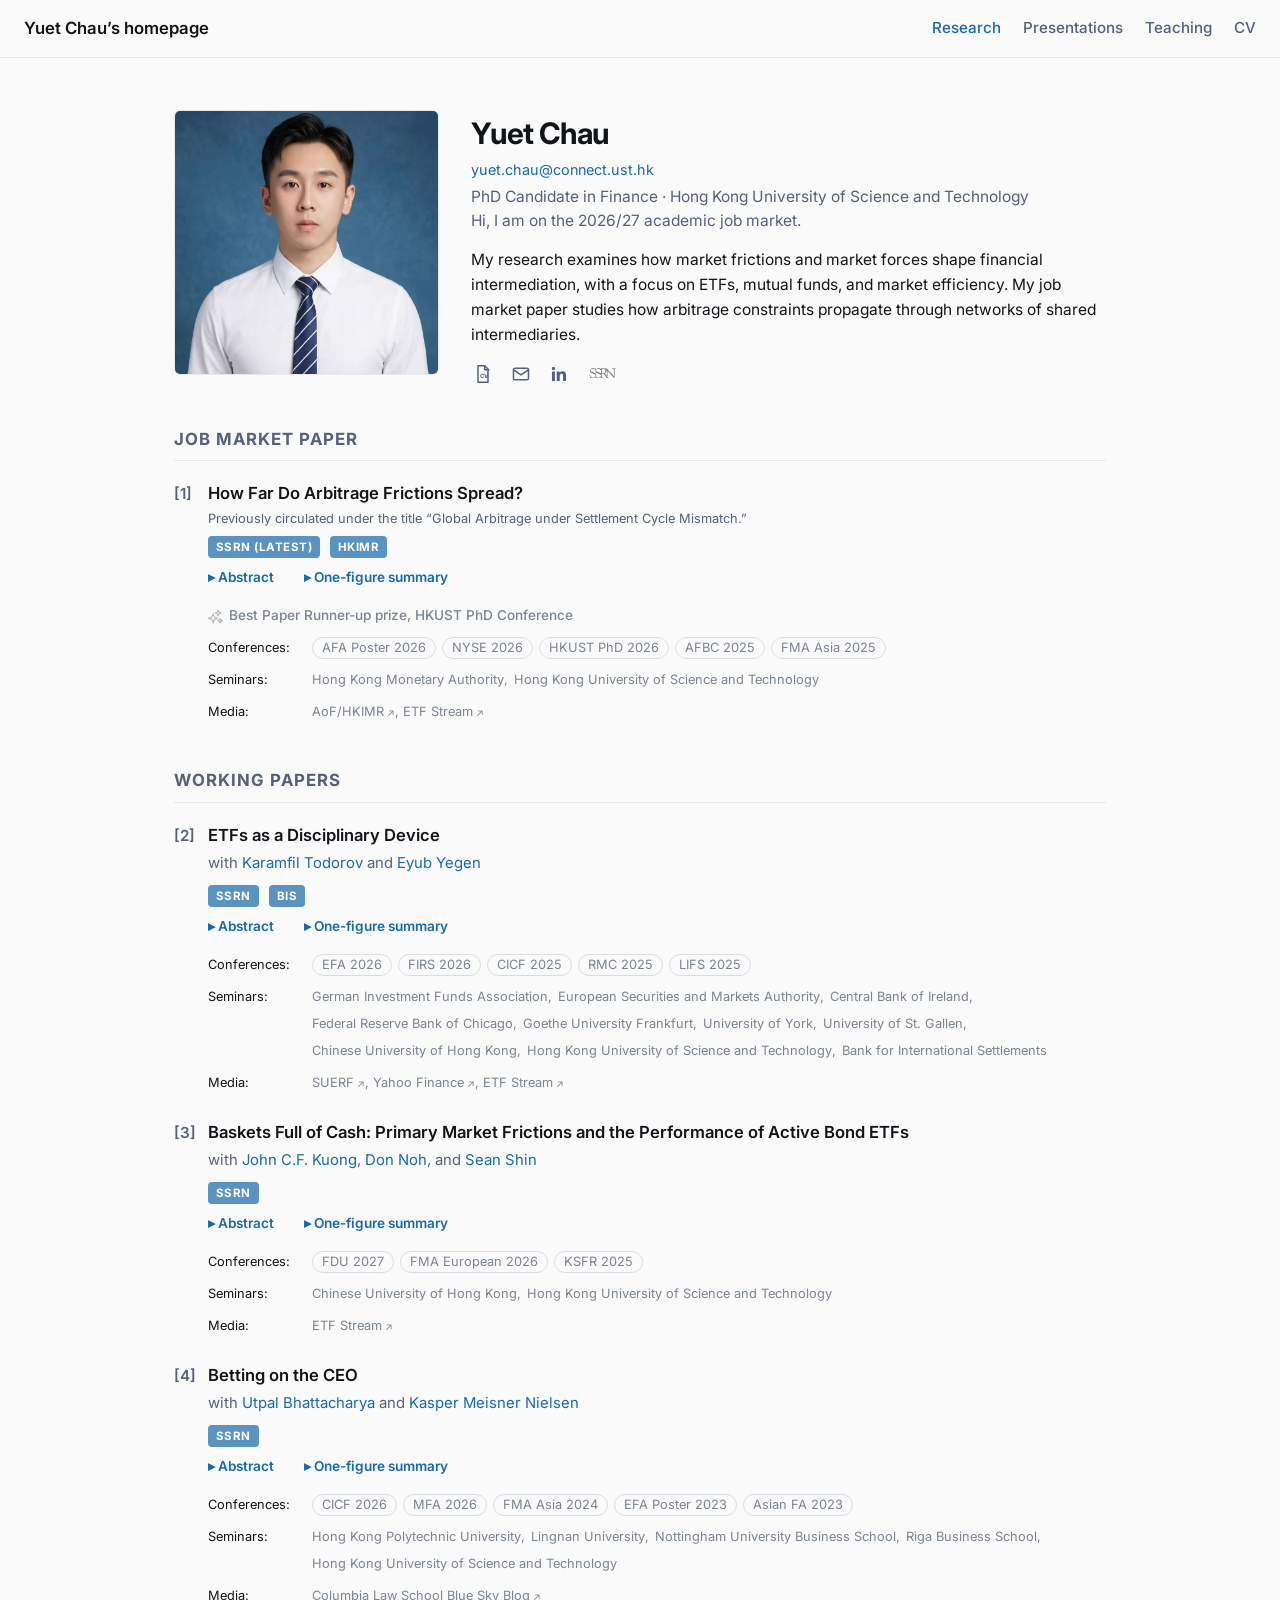
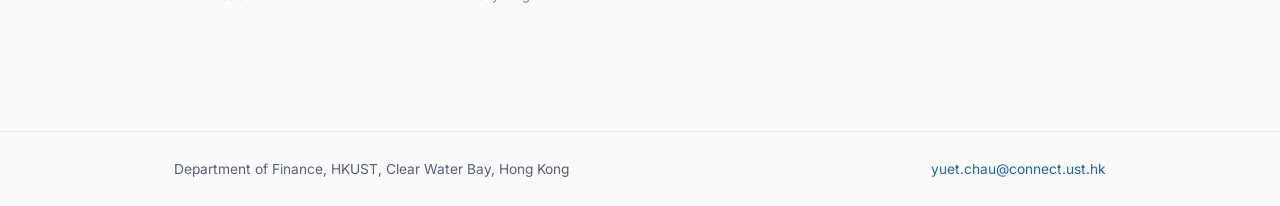
<file: index.html>
<!DOCTYPE html>
<html lang="en">
<head>
  <meta charset="utf-8" />
  <meta name="viewport" content="width=device-width, initial-scale=1.0" />
  <title>Yuet Ning Chau (Yuet Chau) | HKUST Finance</title>
  <meta name="description" content="Yuet Ning Chau (Yuet Chau) is a Finance PhD candidate at HKUST on the 2026/27 academic job market, studying ETFs, intermediaries, and market efficiency." />
  <link rel="preconnect" href="https://fonts.googleapis.com">
  <link rel="preconnect" href="https://fonts.gstatic.com" crossorigin>
  <link href="https://fonts.googleapis.com/css2?family=Inter:wght@300;400;500;600;700&amp;display=swap" rel="stylesheet">
  <link rel="stylesheet" href="style_v6.css?v=20260914-4" />
</head>
<body>

<header class="nav">
  <div class="nav-inner">
    <a href="index.html" class="nav-brand">Yuet Chau&rsquo;s homepage</a>
    <nav class="nav-links">
      <a href="index.html" class="active">Research</a>
      <a href="presentations.html">Presentations</a>
      <a href="teaching.html">Teaching</a>
      <a href="assets/CV_YuetNingChau.pdf" target="_blank" rel="noopener">CV</a>
    </nav>
  </div>
</header>

<main>
  <div class="container">

    <!-- Intro -->
    <div class="intro">
      <img src="assets/photo_long.jpg" alt="Yuet Chau" class="intro-photo" />
      <div class="intro-text">
        <h1>Yuet Chau</h1>
        <p class="intro-email"><a href="mailto:yuet.chau@connect.ust.hk">yuet.chau@connect.ust.hk</a></p>
        <p class="intro-affil">PhD Candidate in Finance &middot; Hong Kong University of Science and Technology<br>
          Hi, I am on the 2026/27 academic job market.</p>
        <p class="intro-bio">My research examines how market frictions and market forces shape
          financial intermediation, with a focus on ETFs, mutual funds, and market efficiency.
          My job market paper studies how arbitrage constraints propagate through networks of
          shared intermediaries.</p>
        <div class="link-row icon-links">
          <a class="icon-link cv-icon" href="assets/CV_YuetNingChau.pdf" target="_blank" rel="noopener" aria-label="Curriculum vitae" title="CV">
            <svg viewBox="0 0 24 24" aria-hidden="true" focusable="false">
              <path d="M6 2h8l4 4v16H6z"></path>
              <path d="M14 2v5h5"></path>
              <text x="8" y="17">CV</text>
            </svg>
          </a>
          <a class="icon-link" href="mailto:yuet.chau@connect.ust.hk" aria-label="Email" title="Email">
            <svg viewBox="0 0 24 24" aria-hidden="true" focusable="false">
              <rect x="3" y="5" width="18" height="14" rx="2"></rect>
              <path d="m3 7 9 6 9-6"></path>
            </svg>
          </a>
          <a class="icon-link linkedin-icon" href="https://www.linkedin.com/in/yuet-ning-chau/" target="_blank" rel="noopener" aria-label="LinkedIn profile" title="LinkedIn">
            <svg viewBox="0 0 24 24" aria-hidden="true" focusable="false">
              <path d="M5.34 7.43a2.06 2.06 0 1 0 0-4.12 2.06 2.06 0 0 0 0 4.12ZM3.56 9h3.56v11.45H3.56V9Zm5.79 0h3.42v1.56h.05c.47-.9 1.63-1.85 3.36-1.85 3.6 0 4.27 2.37 4.27 5.46v6.28h-3.56v-5.57c0-1.33-.03-3.04-1.85-3.04-1.86 0-2.14 1.45-2.14 2.94v5.67H9.35V9Z"></path>
            </svg>
          </a>
          <a class="icon-link ssrn-icon" href="https://papers.ssrn.com/sol3/cf_dev/AbsByAuth.cfm?per_id=4953676" target="_blank" rel="noopener" aria-label="SSRN profile" title="SSRN">
            <img src="assets/ssrn-logo.png" alt="" aria-hidden="true" />
          </a>
        </div>
      </div>
    </div>

    <!-- Job Market Paper -->
    <section>
      <h2>Job Market Paper</h2>

      <div class="paper">
        <span class="num">[1]</span>
        <span class="title">How Far Do Arbitrage Frictions Spread?</span>
        <div class="former-title">Previously circulated under the title &ldquo;Global Arbitrage under Settlement Cycle Mismatch.&rdquo;</div>
        <div class="paper-links">
          <a class="ver" href="https://papers.ssrn.com/sol3/papers.cfm?abstract_id=7453299"
             target="_blank" rel="noopener">SSRN (Latest)</a>
          <a class="ver" href="https://www.aof.org.hk/docs/default-source/hkimr/working-papers/2025/full-text37f08cd5-7ae1-4c93-bd77-8c000db0ff7c.pdf?sfvrsn=4fb4dee5_1"
             target="_blank" rel="noopener">HKIMR</a>
        </div>
        <div class="paper-disclosures">
        <details>
          <summary>Abstract</summary>
          <div class="abstract">This paper shows that policies intended to improve a market&rsquo;s efficiency
          can create frictions that spill back into the same market through shared arbitrageurs. I exploit
          a novel settlement mismatch created by the 2024 US transition to T+1: US-listed global ETF shares
          began settling on T+1 while many of their foreign holdings continued to settle on T+2. Relative
          to non-US ETFs tracking the same indices, these ETFs&rsquo; primary-market activity becomes less
          responsive to mispricing, especially in creations. Although US domestic ETFs face no mismatch,
          their responsiveness declines more when they rely heavily on authorized participants active in
          affected global ETFs.</div>
        </details>
        <details class="figure-summary">
          <summary>One-figure summary</summary>
          <div class="figure-summary-content">
            <p class="figure-takeaway">This figure shows how arbitrage frictions spill over from global ETFs through shared authorized participants to otherwise unexposed domestic ETFs.</p>
            <div class="figure-pair settlement-figure-pair">
              <div class="figure-panel">
                <a class="figure-link" href="assets/paper_figures/settlement1.pdf" target="_blank" rel="noopener"
                   aria-label="Open Panel A of the Settlement figure at full size" title="Open full-size figure">
                  <img src="assets/paper_figures/settlement1.webp" width="1901" height="1518"
                       alt="Network of authorized participants and ETFs, highlighting affected intermediaries and VEA"
                       loading="lazy" decoding="async" />
                </a>
                <p class="figure-panel-caption"><strong>Panel A:</strong> Arbitrage becomes costly for a focal global-equity ETF (VEA).</p>
              </div>
              <div class="figure-panel">
                <a class="figure-link" href="assets/paper_figures/settlement2.pdf" target="_blank" rel="noopener"
                   aria-label="Open Panel B of the Settlement figure at full size" title="Open full-size figure">
                  <img src="assets/paper_figures/settlement2.webp" width="1870" height="1518"
                       alt="Network propagation from affected authorized participants to locally focused ETFs"
                       loading="lazy" decoding="async" />
                </a>
                <p class="figure-panel-caption"><strong>Panel B:</strong> Arbitrage frictions propagate through the AP network.</p>
              </div>
            </div>
          </div>
        </details>
        </div>
        <div class="paper-award">
          <img src="assets/star.png" alt="" aria-hidden="true" />
          <span>Best Paper Runner-up prize, HKUST PhD Conference</span>
        </div>
        <div class="venue-group">
          <span class="venue-label">Conferences:</span>
          <div class="venue-pills">
            <span class="venue-pill" data-full="American Finance Association Poster Session" aria-label="American Finance Association Poster Session" tabindex="0">AFA Poster 2026</span>
            <span class="venue-pill" data-full="NYSE Market Microstructure Conference" aria-label="NYSE Market Microstructure Conference" tabindex="0">NYSE 2026</span>
            <span class="venue-pill" data-full="HKUST PhD Conference" aria-label="HKUST PhD Conference" tabindex="0">HKUST PhD 2026</span>
            <span class="venue-pill" data-full="Australasian Finance and Banking Conference" aria-label="Australasian Finance and Banking Conference" tabindex="0">AFBC 2025</span>
            <span class="venue-pill" data-full="Financial Management Association Asia Conference" aria-label="Financial Management Association Asia Conference" tabindex="0">FMA Asia 2025</span>
          </div>
        </div>
        <div class="venue-group">
          <span class="venue-label">Seminars:</span>
          <div class="venue-pills">
            <span class="venue-pill seminar-pill">Hong Kong Monetary Authority</span>
            <span class="venue-pill seminar-pill">Hong Kong University of Science and Technology</span>
          </div>
        </div>
        <div class="meta"><strong>Media:</strong>
          <a href="https://www.aof.org.hk/docs/default-source/hkimr/imr-digest/imr-issue-no-01-2026.pdf?sfvrsn=90c58aa_9" target="_blank" rel="noopener">AoF/HKIMR</a>,
          <a href="https://www.etfstream.com/articles/efficiency-of-etf-trading-damaged-by-mismatches-in-settlement-cycles" target="_blank" rel="noopener">ETF Stream</a></div>
      </div>
    </section>

    <!-- Working Papers -->
    <section>
      <h2>Working Papers</h2>

      <div class="paper">
        <span class="num">[2]</span>
        <span class="title">ETFs as a Disciplinary Device</span>
        <div class="authors">with
          <a href="https://ktodorov.com/" target="_blank" rel="noopener">Karamfil Todorov</a> and
          <a href="https://sites.google.com/g.harvard.edu/eyubyegen/" target="_blank" rel="noopener">Eyub Yegen</a>
        </div>
        <div class="paper-links">
          <a class="ver" href="https://papers.ssrn.com/sol3/papers.cfm?abstract_id=5069499" target="_blank" rel="noopener">SSRN</a>
          <a class="ver" href="https://www.bis.org/publ/work1261.htm" target="_blank" rel="noopener">BIS</a>
        </div>
        <div class="paper-disclosures">
        <details><summary>Abstract</summary>
          <div class="abstract">We investigate whether packaging active management into an exchange-traded,
          shortable vehicle improves managerial discipline and capital allocation. We show that actively
          managed ETFs (AETFs) exhibit substantially higher flow-performance sensitivity (FPS) than nearly
          identical mutual funds, with this heightened sensitivity concentrated on negative risk-adjusted
          performance. This downside discipline is driven by short-selling: AETFs with higher short positions
          experience significantly steeper FPS, as short-sellers trigger outflows via the ETF redemption
          channel. This external monitoring imposes real career consequences: short positions spike upon the
          appointment of poor-performing managers and predict managerial exit. Finally, we show that
          short-selling discipline shapes the composition of managers across fund structures, as the best
          performers manage AETFs while the worst manage only mutual funds. Our results suggest that removing
          short-sale constraints on delegated capital strengthens the disciplinary forces that align capital
          with managerial ability.</div>
        </details>
        <details class="figure-summary">
          <summary>One-figure summary</summary>
          <div class="figure-summary-content">
            <p class="figure-takeaway">This figure shows that short positions in a fund rise when an underperforming manager joins and fall when an outperforming or new manager joins.</p>
            <div class="figure-pair">
              <div class="figure-panel">
                <a class="figure-link" href="assets/paper_figures/aetf-short1.pdf" target="_blank" rel="noopener"
                   aria-label="Open Panel A of the ETFs as a Disciplinary Device figure at full size" title="Open full-size figure">
                  <img src="assets/paper_figures/aetf-short1.webp" width="1800" height="960"
                       alt="Short positions of funds joined by underperforming managers"
                       loading="lazy" decoding="async" />
                </a>
                <p class="figure-panel-caption"><strong>Panel A:</strong> Short positions of funds joined by bad managers.</p>
              </div>
              <div class="figure-panel">
                <a class="figure-link" href="assets/paper_figures/aetf-short2.pdf" target="_blank" rel="noopener"
                   aria-label="Open Panel B of the ETFs as a Disciplinary Device figure at full size" title="Open full-size figure">
                  <img src="assets/paper_figures/aetf-short2.webp" width="1800" height="960"
                       alt="Short positions of funds joined by outperforming or new managers"
                       loading="lazy" decoding="async" />
                </a>
                <p class="figure-panel-caption"><strong>Panel B:</strong> Short positions of funds joined by good or new managers.</p>
              </div>
            </div>
          </div>
        </details>
        </div>
        <div class="venue-group">
          <span class="venue-label">Conferences:</span>
          <div class="venue-pills">
            <span class="venue-pill" data-full="European Finance Association" aria-label="European Finance Association" tabindex="0">EFA 2026</span>
            <span class="venue-pill" data-full="Financial Intermediation Research Society" aria-label="Financial Intermediation Research Society" tabindex="0">FIRS 2026</span>
            <span class="venue-pill" data-full="China International Conference in Finance" aria-label="China International Conference in Finance" tabindex="0">CICF 2025</span>
            <span class="venue-pill" data-full="Annual Risk Management Conference" aria-label="Annual Risk Management Conference" tabindex="0">RMC 2025</span>
            <span class="venue-pill" data-full="Lapland Investment Fund Summit" aria-label="Lapland Investment Fund Summit" tabindex="0">LIFS 2025</span>
          </div>
        </div>
        <div class="venue-group">
          <span class="venue-label">Seminars:</span>
          <div class="venue-pills">
            <span class="venue-pill seminar-pill">German Investment Funds Association</span>
            <span class="venue-pill seminar-pill">European Securities and Markets Authority</span>
            <span class="venue-pill seminar-pill">Central Bank of Ireland</span>
            <span class="venue-pill seminar-pill">Federal Reserve Bank of Chicago</span>
            <span class="venue-pill seminar-pill">Goethe University Frankfurt</span>
            <span class="venue-pill seminar-pill">University of York</span>
            <span class="venue-pill seminar-pill">University of St. Gallen</span>
            <span class="venue-pill seminar-pill">Chinese University of Hong Kong</span>
            <span class="venue-pill seminar-pill">Hong Kong University of Science and Technology</span>
            <span class="venue-pill seminar-pill">Bank for International Settlements</span>
          </div>
        </div>
        <div class="meta"><strong>Media:</strong>
          <a href="https://www.suerf.org/publications/suerf-policy-notes-and-briefs/etfs-as-a-disciplinary-device/" target="_blank" rel="noopener">SUERF</a>,
          <a href="https://finance.yahoo.com/news/euro-study-active-etf-short-140000098.html" target="_blank" rel="noopener">Yahoo Finance</a>,
          <a href="https://www.etfstream.com/articles/short-selling-feature-of-active-etfs-improves-market-efficiency-study-finds" target="_blank" rel="noopener">ETF Stream</a></div>
      </div>

      <div class="paper">
        <span class="num">[3]</span>
        <span class="title">Baskets Full of Cash: Primary Market Frictions and the Performance of Active Bond ETFs</span>
        <div class="authors">with
          <a href="https://sites.google.com/site/johnkuongkcf/home" target="_blank" rel="noopener">John C.F. Kuong</a>,
          <a href="https://dongwoonoh.com/" target="_blank" rel="noopener">Don Noh</a>, and
          <a href="https://seanshin.com/#/about" target="_blank" rel="noopener">Sean Shin</a>
        </div>
        <div class="paper-links">
          <a class="ver" href="https://papers.ssrn.com/sol3/papers.cfm?abstract_id=5785423" target="_blank" rel="noopener">SSRN</a>
        </div>
        <div class="paper-disclosures">
        <details><summary>Abstract</summary>
          <div class="abstract">We find that active corporate bond ETFs earn lower net-of-fee alpha than
          comparable mutual funds, particularly among high-yield funds and even when comparing same-manager
          funds. We trace this performance gap to a friction inherent in the ETF structure: misaligned
          incentives between active managers and authorized participants (APs). Bonds received in kind from
          APs reflect dealer inventory pressures and subsequently earn lower long-horizon returns than bonds
          purchased directly by the same ETFs. Knowing this, active ETFs&mdash;unlike passive ETFs&mdash;rely
          predominantly on cash to settle creation and redemption, and trade directly in the bond market,
          much like mutual funds. We investigate the determinants of cash settlement and build a model that
          rationalizes the performance gap despite managers&rsquo; flexibility to use cash. Overall, these
          results suggest that the ETF structure introduces frictions to active bond funds, to which managers
          respond by using cash settlement as a partial remedy.</div>
        </details>
        <details class="figure-summary">
          <summary>One-figure summary</summary>
          <div class="figure-summary-content">
            <p class="figure-takeaway">This figure shows that active ETFs include a surprisingly high proportion of cash in their creation baskets.</p>
            <a class="figure-link figure-link-single" href="assets/paper_figures/cash-basket1.pdf" target="_blank" rel="noopener"
               aria-label="Open the Baskets Full of Cash figure at full size" title="Open full-size figure">
              <img src="assets/paper_figures/cash-basket1.webp" width="2000" height="2000"
                   alt="Distributions of cash proportions in creation baskets for active and passive bond ETFs"
                   loading="lazy" decoding="async" />
            </a>
          </div>
        </details>
        </div>
        <div class="venue-group">
          <span class="venue-label">Conferences:</span>
          <div class="venue-pills">
            <span class="venue-pill" data-full="Finance Down Under" aria-label="Finance Down Under 2027" tabindex="0">FDU 2027</span>
            <span class="venue-pill" data-full="Financial Management Association European Conference" aria-label="Financial Management Association European Conference" tabindex="0">FMA European 2026</span>
            <span class="venue-pill" data-full="Korean Summer Finance Roundtable" aria-label="Korean Summer Finance Roundtable" tabindex="0">KSFR 2025</span>
          </div>
        </div>
        <div class="venue-group">
          <span class="venue-label">Seminars:</span>
          <div class="venue-pills">
            <span class="venue-pill seminar-pill">Chinese University of Hong Kong</span>
            <span class="venue-pill seminar-pill">Hong Kong University of Science and Technology</span>
          </div>
        </div>
        <div class="meta"><strong>Media:</strong>
          <a href="https://www.etfstream.com/articles/returns-of-active-fixed-income-etf-weakened-during-in-kind-creations" target="_blank" rel="noopener">ETF Stream</a></div>
      </div>

      <div class="paper">
        <span class="num">[4]</span>
        <span class="title">Betting on the CEO</span>
        <div class="authors">with
          <a href="https://ubhattac.people.ust.hk/" target="_blank" rel="noopener">Utpal Bhattacharya</a> and
          <a href="https://www.kaspermeisnernielsen.com/" target="_blank" rel="noopener">Kasper Meisner Nielsen</a>
        </div>
        <div class="paper-links">
          <a class="ver" href="https://papers.ssrn.com/sol3/papers.cfm?abstract_id=4489030" target="_blank" rel="noopener">SSRN</a>
        </div>
        <div class="paper-disclosures">
        <details><summary>Abstract</summary>
          <div class="abstract">We study the extent to which actively managed mutual funds bet on the CEO.
          We uncover large heterogeneity in trading activity around CEO turnover: Some funds consistently
          &ldquo;bet on the CEO,&rdquo; while others do not. Funds that bet on the CEO place stronger bets on CEOs
          with high ability and on firms in industries where managerial skills are more important. These funds
          follow CEOs when they are hired by other firms, and increase (decrease) the portfolio weight of the
          raiding (raided) firm. Overall, our results show that some mutual funds trade stocks based on their
          assessment of CEO talent.</div>
        </details>
        <details class="figure-summary">
          <summary>One-figure summary</summary>
          <div class="figure-summary-content">
            <p class="figure-takeaway">This figure shows that mutual funds change portfolio weights much more around CEO turnovers than around M&amp;A and dividend events, with changes comparable in magnitude to those around earnings announcements.</p>
            <a class="figure-link" href="assets/paper_figures/betting-on-ceo.pdf" target="_blank" rel="noopener"
               aria-label="Open the Betting on the CEO figure at full size" title="Open full-size figure">
              <img src="assets/paper_figures/betting-on-ceo.webp" width="2880" height="2016"
                   alt="Changes in mutual-fund portfolio weights around CEO turnover and other corporate events"
                   loading="lazy" decoding="async" />
            </a>
          </div>
        </details>
        </div>
        <div class="venue-group">
          <span class="venue-label">Conferences:</span>
          <div class="venue-pills">
            <span class="venue-pill" data-full="China International Conference in Finance" aria-label="China International Conference in Finance" tabindex="0">CICF 2026</span>
            <span class="venue-pill" data-full="Midwest Finance Association" aria-label="Midwest Finance Association" tabindex="0">MFA 2026</span>
            <span class="venue-pill" data-full="Financial Management Association Asia Conference" aria-label="Financial Management Association Asia Conference" tabindex="0">FMA Asia 2024</span>
            <span class="venue-pill" data-full="European Finance Association Poster Session" aria-label="European Finance Association Poster Session" tabindex="0">EFA Poster 2023</span>
            <span class="venue-pill" data-full="Asian Finance Association" aria-label="Asian Finance Association" tabindex="0">Asian FA 2023</span>
          </div>
        </div>
        <div class="venue-group">
          <span class="venue-label">Seminars:</span>
          <div class="venue-pills">
            <span class="venue-pill seminar-pill">Hong Kong Polytechnic University</span>
            <span class="venue-pill seminar-pill">Lingnan University</span>
            <span class="venue-pill seminar-pill">Nottingham University Business School</span>
            <span class="venue-pill seminar-pill">Riga Business School</span>
            <span class="venue-pill seminar-pill">Hong Kong University of Science and Technology</span>
          </div>
        </div>
        <div class="meta"><strong>Media:</strong>
          <a href="https://clsbluesky.law.columbia.edu/2023/08/22/are-actively-managed-mutual-funds-betting-on-the-ceo/" target="_blank" rel="noopener">Columbia Law School Blue Sky Blog</a></div>
      </div>

    </section>

  </div>
</main>

<footer>
  <div class="container">
    <span>Department of Finance, HKUST, Clear Water Bay, Hong Kong</span>
    <span><a href="mailto:yuet.chau@connect.ust.hk">yuet.chau@connect.ust.hk</a></span>
  </div>
</footer>

</body>
</html>
</file>
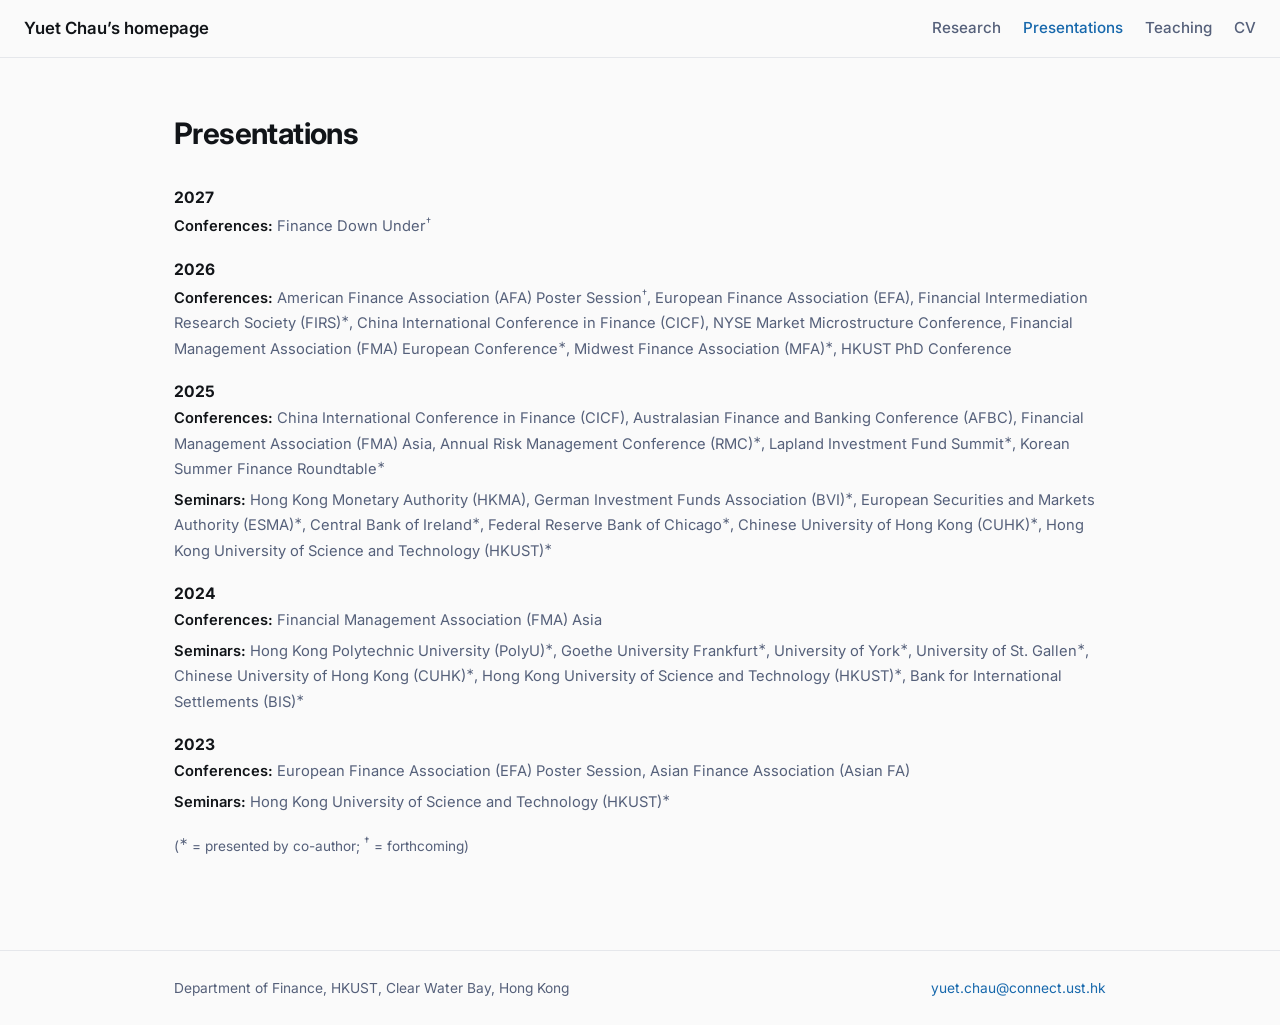
<file: presentations.html>
<!DOCTYPE html>
<html lang="en">
<head>
  <meta charset="utf-8" />
  <meta name="viewport" content="width=device-width, initial-scale=1.0" />
  <title>Presentations | Yuet Chau</title>
  <meta name="description" content="Conference and seminar presentations by Yuet Chau." />
  <link rel="preconnect" href="https://fonts.googleapis.com">
  <link rel="preconnect" href="https://fonts.gstatic.com" crossorigin>
  <link href="https://fonts.googleapis.com/css2?family=Inter:wght@300;400;500;600;700&amp;display=swap" rel="stylesheet">
  <link rel="stylesheet" href="style_v6.css?v=20260914-4" />
</head>
<body>

<header class="nav">
  <div class="nav-inner">
    <a href="index.html" class="nav-brand">Yuet Chau&rsquo;s homepage</a>
    <nav class="nav-links">
      <a href="index.html">Research</a>
      <a href="presentations.html" class="active">Presentations</a>
      <a href="teaching.html">Teaching</a>
      <a href="assets/CV_YuetNingChau.pdf" target="_blank" rel="noopener">CV</a>
    </nav>
  </div>
</header>

<main>
  <div class="container">
    <h1 style="margin-bottom:28px;">Presentations</h1>

    <div class="pres">
      <div class="pres-year">2027</div>
      <p><strong>Conferences:</strong>
        Finance Down Under<sup>&dagger;</sup></p>
    </div>

    <div class="pres">
      <div class="pres-year">2026</div>
      <p><strong>Conferences:</strong>
        American Finance Association (AFA) Poster Session<sup>&dagger;</sup>,
        European Finance Association (EFA),
        Financial Intermediation Research Society (FIRS)<sup>&lowast;</sup>,
        China International Conference in Finance (CICF),
        NYSE Market Microstructure Conference,
        Financial Management Association (FMA) European Conference<sup>&lowast;</sup>,
        Midwest Finance Association (MFA)<sup>&lowast;</sup>,
        HKUST PhD Conference</p>
    </div>

    <div class="pres">
      <div class="pres-year">2025</div>
      <p><strong>Conferences:</strong>
        China International Conference in Finance (CICF),
        Australasian Finance and Banking Conference (AFBC),
        Financial Management Association (FMA) Asia,
        Annual Risk Management Conference (RMC)<sup>&lowast;</sup>,
        Lapland Investment Fund Summit<sup>&lowast;</sup>,
        Korean Summer Finance Roundtable<sup>&lowast;</sup></p>
      <p><strong>Seminars:</strong>
        Hong Kong Monetary Authority (HKMA),
        German Investment Funds Association (BVI)<sup>&lowast;</sup>,
        European Securities and Markets Authority (ESMA)<sup>&lowast;</sup>,
        Central Bank of Ireland<sup>&lowast;</sup>,
        Federal Reserve Bank of Chicago<sup>&lowast;</sup>,
        Chinese University of Hong Kong (CUHK)<sup>&lowast;</sup>,
        Hong Kong University of Science and Technology (HKUST)<sup>&lowast;</sup></p>
    </div>

    <div class="pres">
      <div class="pres-year">2024</div>
      <p><strong>Conferences:</strong>
        Financial Management Association (FMA) Asia</p>
      <p><strong>Seminars:</strong>
        Hong Kong Polytechnic University (PolyU)<sup>&lowast;</sup>,
        Goethe University Frankfurt<sup>&lowast;</sup>,
        University of York<sup>&lowast;</sup>,
        University of St. Gallen<sup>&lowast;</sup>,
        Chinese University of Hong Kong (CUHK)<sup>&lowast;</sup>,
        Hong Kong University of Science and Technology (HKUST)<sup>&lowast;</sup>,
        Bank for International Settlements (BIS)<sup>&lowast;</sup></p>
    </div>

    <div class="pres">
      <div class="pres-year">2023</div>
      <p><strong>Conferences:</strong>
        European Finance Association (EFA) Poster Session,
        Asian Finance Association (Asian FA)</p>
      <p><strong>Seminars:</strong>
        Hong Kong University of Science and Technology (HKUST)<sup>&lowast;</sup></p>
    </div>

    <p class="pres-legend">(<sup>&lowast;</sup> = presented by co-author; <sup>&dagger;</sup> = forthcoming)</p>
  </div>
</main>

<footer>
  <div class="container">
    <span>Department of Finance, HKUST, Clear Water Bay, Hong Kong</span>
    <span><a href="mailto:yuet.chau@connect.ust.hk">yuet.chau@connect.ust.hk</a></span>
  </div>
</footer>

</body>
</html>
</file>
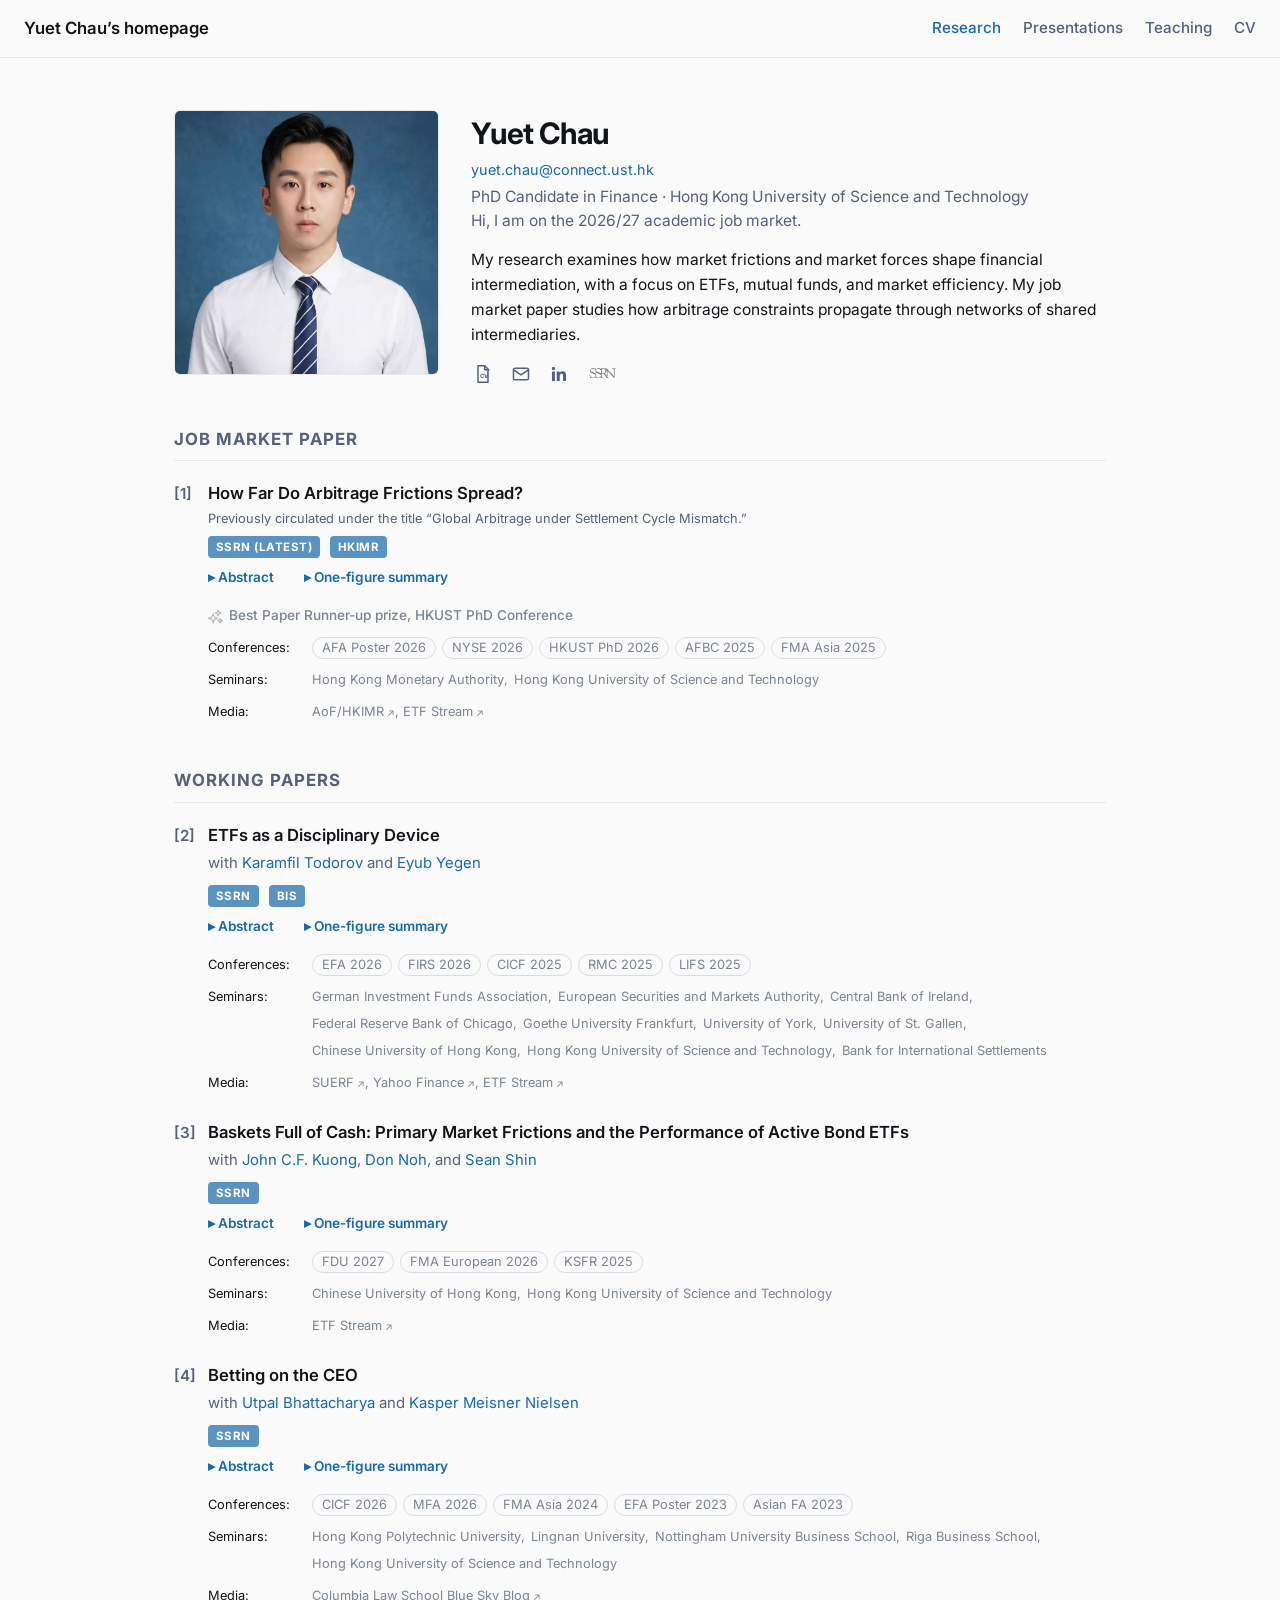
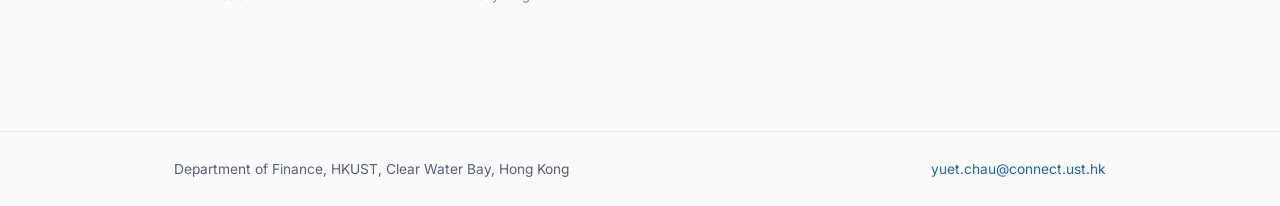
<file: research.html>
<!DOCTYPE html>
<html lang="en">
<head>
  <meta charset="utf-8" />
  <meta name="viewport" content="width=device-width, initial-scale=1.0" />
  <title>Yuet Ning Chau | HKUST Finance</title>
  <!-- Research page inactivated: content consolidated into the home page. -->
  <meta http-equiv="refresh" content="0; url=index.html" />
</head>
<body>
  <p>Redirecting to the <a href="index.html">home page</a>&hellip;</p>
</body>
</html>
</file>
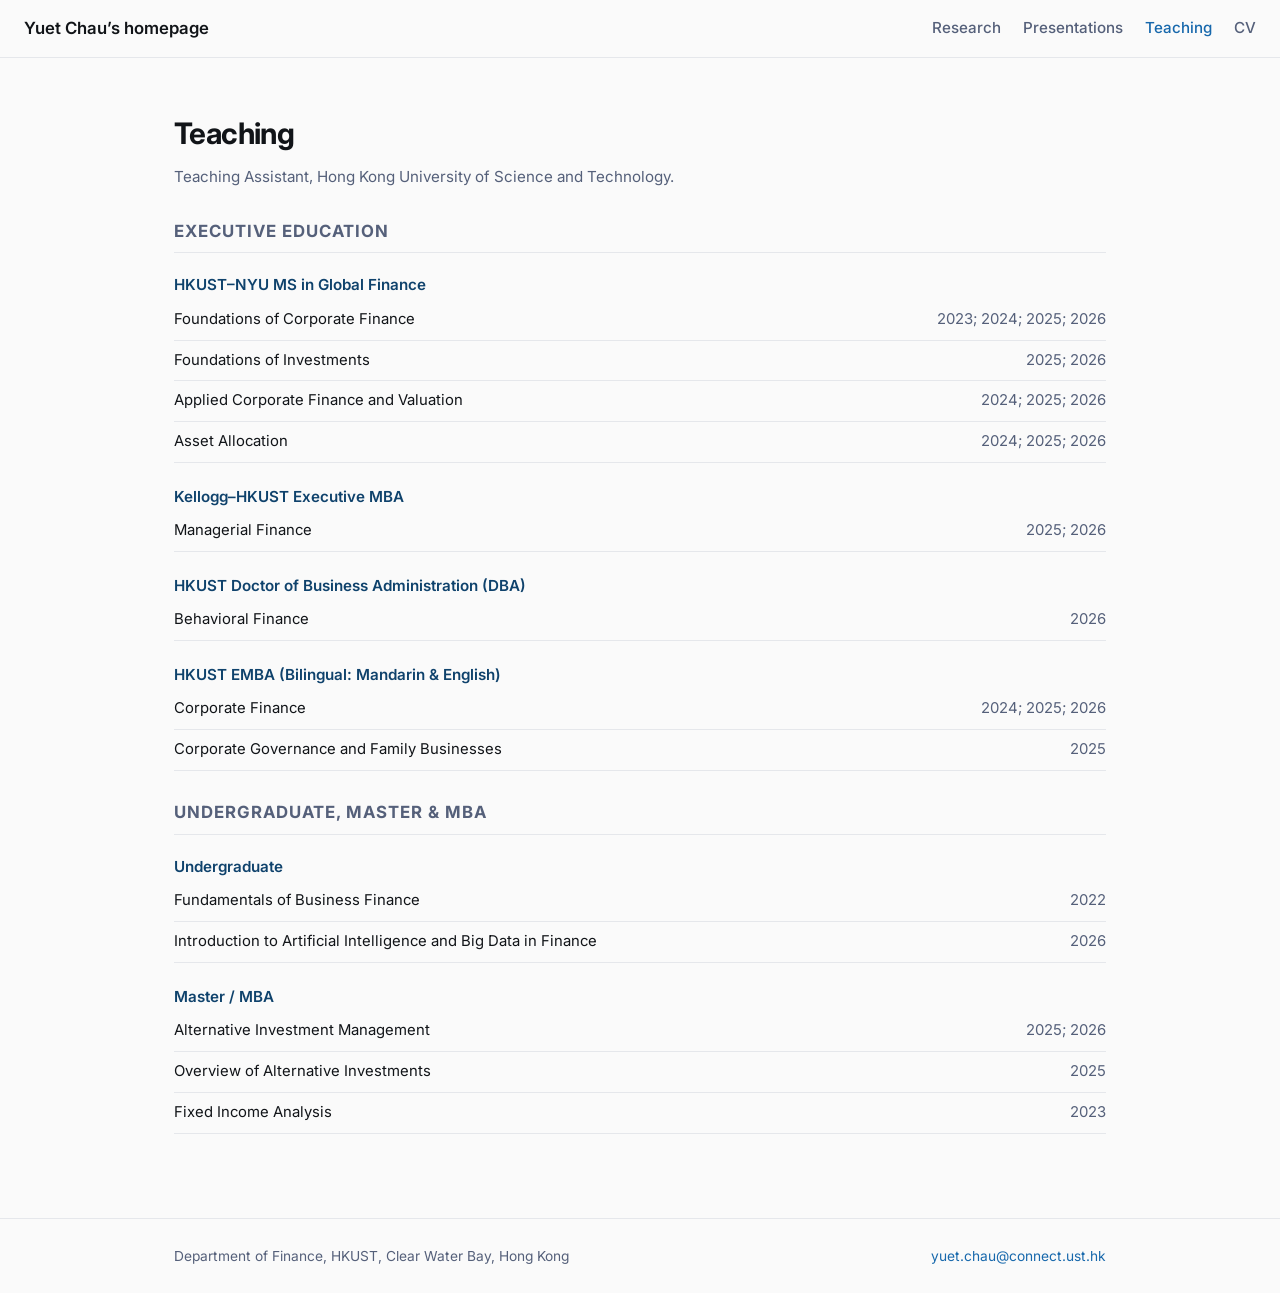
<file: teaching.html>
<!DOCTYPE html>
<html lang="en">
<head>
  <meta charset="utf-8" />
  <meta name="viewport" content="width=device-width, initial-scale=1.0" />
  <title>Teaching | Yuet Chau</title>
  <meta name="description" content="Teaching experience of Yuet Chau at HKUST." />
  <link rel="preconnect" href="https://fonts.googleapis.com">
  <link rel="preconnect" href="https://fonts.gstatic.com" crossorigin>
  <link href="https://fonts.googleapis.com/css2?family=Inter:wght@300;400;500;600;700&amp;display=swap" rel="stylesheet">
  <link rel="stylesheet" href="style_v6.css?v=20260914-4" />
</head>
<body>

<header class="nav">
  <div class="nav-inner">
    <a href="index.html" class="nav-brand">Yuet Chau&rsquo;s homepage</a>
    <nav class="nav-links">
      <a href="index.html">Research</a>
      <a href="presentations.html">Presentations</a>
      <a href="teaching.html" class="active">Teaching</a>
      <a href="assets/CV_YuetNingChau.pdf" target="_blank" rel="noopener">CV</a>
    </nav>
  </div>
</header>

<main>
  <div class="container">
    <h1 style="margin-bottom:8px;">Teaching</h1>
    <p class="teach-intro">Teaching Assistant, Hong Kong University of Science and Technology.</p>

    <h2 style="margin-top:28px;">Executive Education</h2>

    <div class="teach-group">HKUST&ndash;NYU MS in Global Finance</div>
    <table class="teach">
      <tr><td>Foundations of Corporate Finance</td><td>2023; 2024; 2025; 2026</td></tr>
      <tr><td>Foundations of Investments</td><td>2025; 2026</td></tr>
      <tr><td>Applied Corporate Finance and Valuation</td><td>2024; 2025; 2026</td></tr>
      <tr><td>Asset Allocation</td><td>2024; 2025; 2026</td></tr>
    </table>

    <div class="teach-group">Kellogg&ndash;HKUST Executive MBA</div>
    <table class="teach">
      <tr><td>Managerial Finance</td><td>2025; 2026</td></tr>
    </table>

    <div class="teach-group">HKUST Doctor of Business Administration (DBA)</div>
    <table class="teach">
      <tr><td>Behavioral Finance</td><td>2026</td></tr>
    </table>

    <div class="teach-group">HKUST EMBA (Bilingual: Mandarin &amp; English)</div>
    <table class="teach">
      <tr><td>Corporate Finance</td><td>2024; 2025; 2026</td></tr>
      <tr><td>Corporate Governance and Family Businesses</td><td>2025</td></tr>
    </table>

    <h2 style="margin-top:28px;">Undergraduate, Master &amp; MBA</h2>

    <div class="teach-group">Undergraduate</div>
    <table class="teach">
      <tr><td>Fundamentals of Business Finance</td><td>2022</td></tr>
      <tr><td>Introduction to Artificial Intelligence and Big Data in Finance</td><td>2026</td></tr>
    </table>

    <div class="teach-group">Master / MBA</div>
    <table class="teach">
      <tr><td>Alternative Investment Management</td><td>2025; 2026</td></tr>
      <tr><td>Overview of Alternative Investments</td><td>2025</td></tr>
      <tr><td>Fixed Income Analysis</td><td>2023</td></tr>
    </table>
  </div>
</main>

<footer>
  <div class="container">
    <span>Department of Finance, HKUST, Clear Water Bay, Hong Kong</span>
    <span><a href="mailto:yuet.chau@connect.ust.hk">yuet.chau@connect.ust.hk</a></span>
  </div>
</footer>

</body>
</html>
</file>
<file: style_v6.css>
@import url("style_v3.css?v=20260911-6");

:root {
  --max: 980px;
}

.nav-inner {
  max-width: none;
}

.intro {
  grid-template-columns: 265px minmax(0, 1fr);
}

.intro-photo {
  width: 265px;
}

.intro-email {
  margin: 0 0 5px;
  font-size: 0.9rem;
  line-height: 1.35;
}

.intro-email a {
  font-weight: 400;
}

.former-title {
  margin: 3px 0 5px;
  color: var(--muted);
  font-size: 0.8rem;
  line-height: 1.45;
}

.paper .meta a::after {
  content: " \2197";
  font-size: 0.78em;
}

.paper .abstract {
  background: transparent;
}

.paper-disclosures {
  position: relative;
  margin-top: 8px;
  padding-top: 28px;
}

.paper-disclosures > details {
  margin-top: 0;
}

.paper-disclosures > details > summary {
  position: absolute;
  top: 0;
}

.paper-disclosures > details:first-child > summary {
  left: 0;
}

.paper-disclosures > details:last-child > summary {
  left: 96px;
}

.paper-award {
  display: flex;
  align-items: center;
  gap: 6px;
  margin-top: 10px;
  color: #7b8491;
  font-size: 0.85rem;
  font-weight: 500;
}

.paper-award img {
  width: 15px;
  height: 15px;
  object-fit: contain;
  opacity: 0.58;
}

.figure-summary-content {
  margin-top: 12px;
}

.figure-link {
  display: block;
  border-radius: 4px;
  cursor: zoom-in;
}

.figure-link:focus-visible {
  outline: 2px solid var(--primary);
  outline-offset: 3px;
}

.figure-link img {
  display: block;
  width: 100%;
  height: auto;
}

.figure-link-single {
  max-width: 680px;
  margin-inline: auto;
}

.figure-pair {
  display: grid;
  grid-template-columns: repeat(2, minmax(0, 1fr));
  gap: 12px;
}

.figure-panel {
  min-width: 0;
}

.settlement-figure-pair .figure-link {
  position: relative;
  display: block;
  aspect-ratio: 1901 / 1518;
}

.settlement-figure-pair .figure-link img {
  position: absolute;
  inset: 0;
  width: 100%;
  height: 100%;
  object-fit: contain;
}

.figure-panel-caption {
  margin: 8px 0 0;
  color: var(--muted);
  font-size: 0.82rem;
  line-height: 1.45;
  text-align: center;
}

.figure-takeaway {
  margin: 0 0 14px;
  color: var(--text);
  font-size: 0.9rem;
  font-weight: 700;
  line-height: 1.55;
  text-align: left;
}

@media (max-width: 620px) {
  .intro-photo {
    width: 150px;
  }

  .nav-inner {
    flex-direction: column;
    align-items: flex-start;
    gap: 8px;
  }

  .nav-links {
    gap: 16px;
  }

  .figure-pair {
    grid-template-columns: 1fr;
    gap: 18px;
  }
}
</file>
